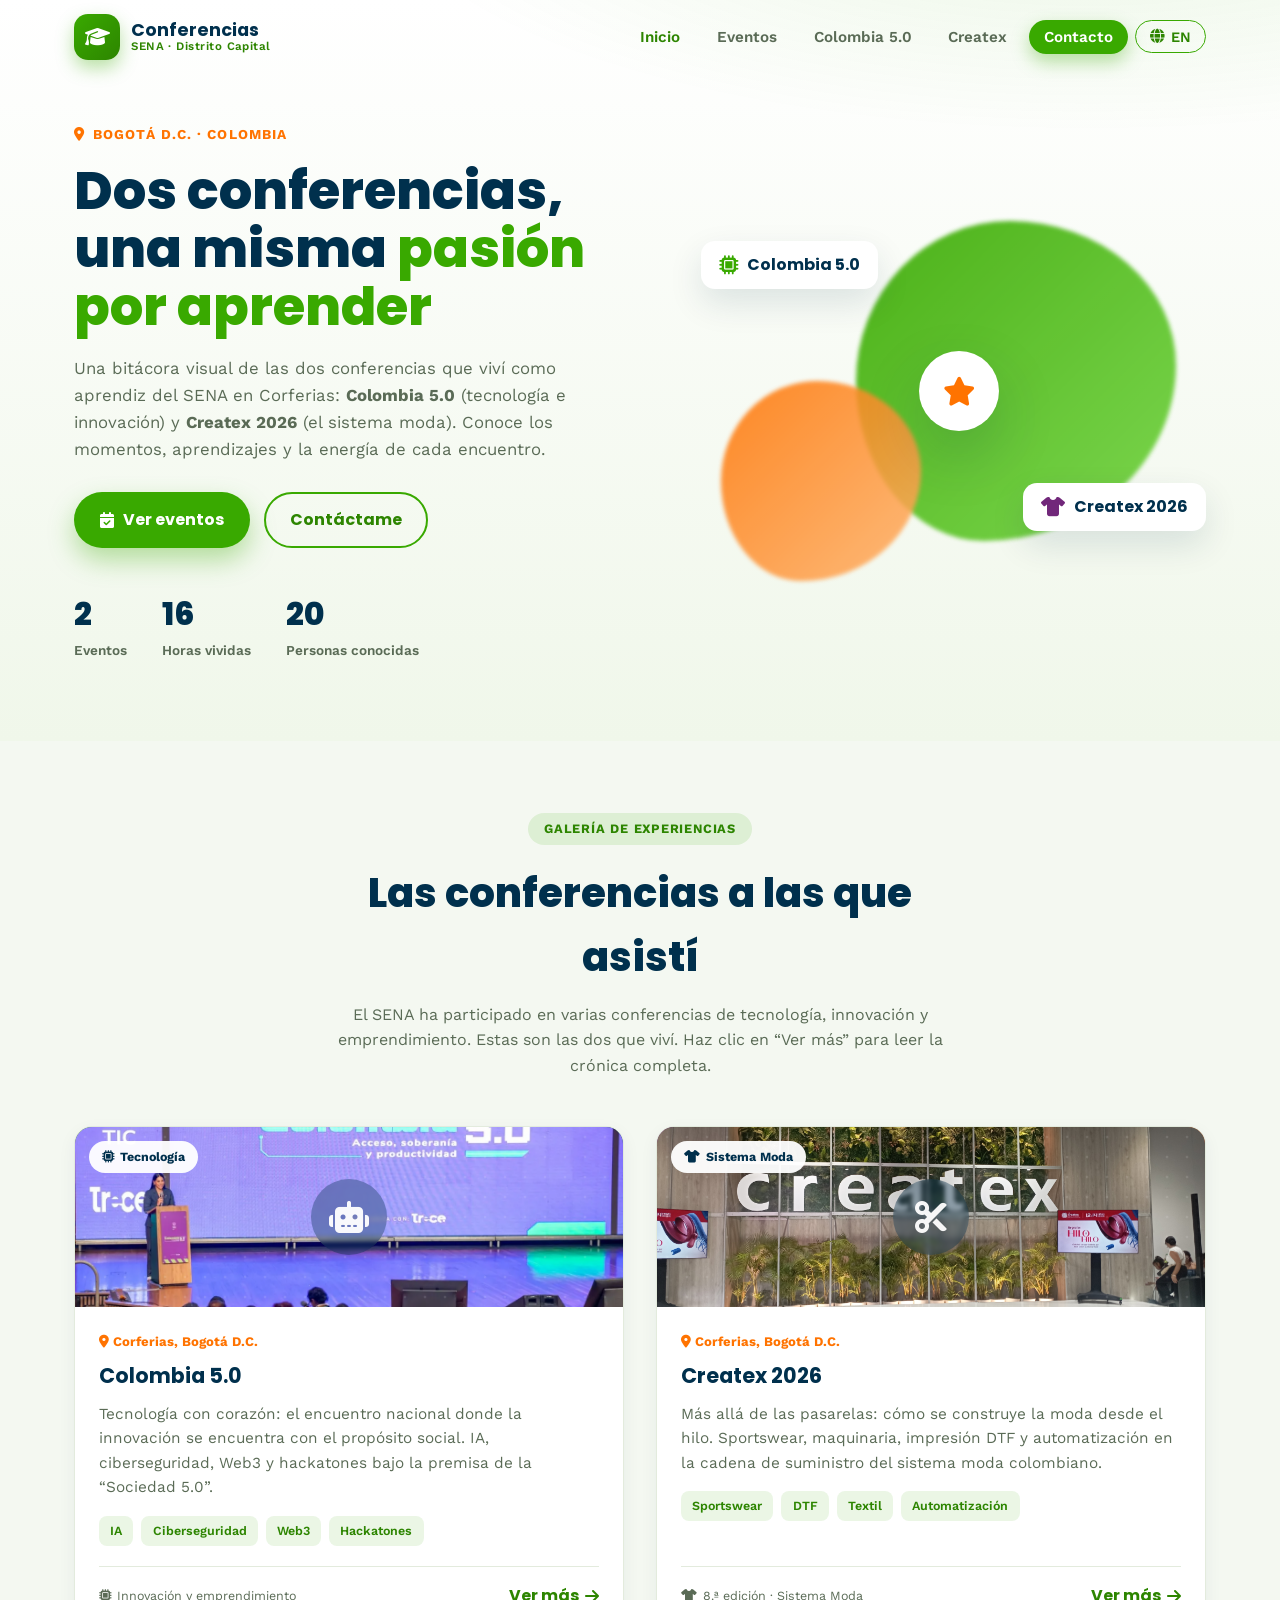
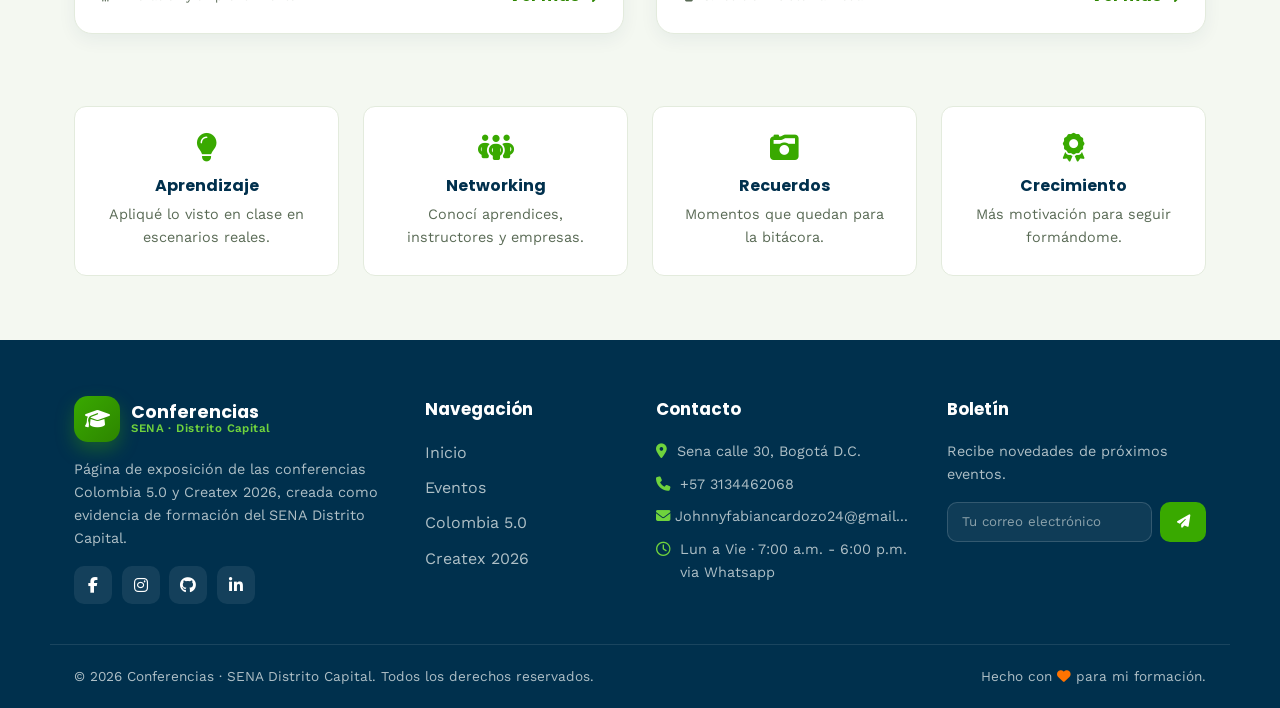
<file: index.html>
<!DOCTYPE html>
<html lang="es">
<head>
  <meta charset="UTF-8" />
  <meta name="viewport" content="width=device-width, initial-scale=1.0" />
  <meta name="description" content="Bitácora de dos conferencias a las que asistí: Colombia 5.0 (tecnología) y Createx 2026 (sistema moda), presentadas con la identidad visual del SENA Distrito Capital." />
  <title data-i18n="page_title_index">Conferencias · SENA Distrito Capital</title>
  <link rel="preconnect" href="https://fonts.googleapis.com" />
  <link rel="preconnect" href="https://fonts.gstatic.com" crossorigin />
  <link href="https://fonts.googleapis.com/css2?family=Poppins:wght@400;500;600;700;800&family=Work+Sans:wght@400;500;600&display=swap" rel="stylesheet" />
  <link rel="stylesheet" href="https://cdnjs.cloudflare.com/ajax/libs/font-awesome/6.5.1/css/all.min.css" />
  <link rel="stylesheet" href="styles.css" />
</head>
<body>
  <!-- ===================== HEADER ===================== -->
  <header class="site-header" id="inicio">
    <nav class="navbar" aria-label="Navegación principal">
      <a href="#inicio" class="brand">
        <span class="brand__logo" aria-hidden="true">
          <i class="fa-solid fa-graduation-cap"></i>
        </span>
        <span class="brand__text">
          <strong data-i18n="brand_title">Conferencias</strong>
          <small>SENA · Distrito Capital</small>
        </span>
      </a>

      <button class="nav-toggle" id="navToggle" aria-label="Abrir menú" aria-expanded="false" aria-controls="navMenu">
        
      </button>

      <ul class="nav-menu" id="navMenu">
        <li><a href="#inicio" class="nav-link active" data-i18n="nav_home">Inicio</a></li>
        <li><a href="#eventos" class="nav-link" data-i18n="nav_events">Eventos</a></li>
        <li><a href="#colombia5" class="nav-link" data-i18n="nav_colombia">Colombia 5.0</a></li>
        <li><a href="#createx" class="nav-link" data-i18n="nav_createx">Createx</a></li>
        <li><a href="#contacto" class="nav-link nav-link--cta" data-i18n="nav_contact">Contacto</a></li>
        <li class="nav-item--lang">
          <button type="button" class="lang-toggle" id="langToggle" data-i18n-aria-label="lang_aria" aria-label="Cambiar idioma a inglés">
            <i class="fa-solid fa-globe" aria-hidden="true"></i>
            <span data-i18n="lang_label">EN</span>
          </button>
        </li>
      </ul>
    </nav>

    <!-- ===================== HERO ===================== -->
    <div class="hero">
      <div class="hero__content">
        <p class="hero__eyebrow"><i class="fa-solid fa-location-dot"></i> <span data-i18n="hero_eyebrow">Bogotá D.C. · Colombia</span></p>

        <h1 class="hero__title" data-i18n-html="hero_title">Dos conferencias, una misma <span>pasión por aprender</span></h1>
          <p class="hero__subtitle" data-i18n-html="hero_subtitle">
            Una bitácora visual de las dos conferencias que viví como aprendiz del SENA en Corferias:
            <strong>Colombia 5.0</strong> (tecnología e innovación) y <strong>Createx 2026</strong> (el sistema moda).
            Conoce los momentos, aprendizajes y la energía de cada encuentro.
          </p>
        <div class="hero__actions">
          <a href="#eventos" class="btn btn--primary"><i class="fa-solid fa-calendar-check"></i> <span data-i18n="hero_btn_events">Ver eventos</span></a>
          <a href="#contacto" class="btn btn--ghost" data-i18n="hero_btn_contact">Contáctame</a>
        </div>

        <ul class="hero__stats">
          <li><span class="num" data-count="2">0</span><span class="lbl" data-i18n="stat_events">Eventos</span></li>
          <li><span class="num" data-count="16">0</span><span class="lbl" data-i18n="stat_hours">Horas vividas</span></li>
          <li><span class="num" data-count="20">0</span><span class="lbl" data-i18n="stat_people">Personas conocidas</span></li>
        </ul>
      </div>

      <div class="hero__art" aria-hidden="true">
        <div class="blob blob--1"></div>
        <div class="blob blob--2"></div>
        <div class="float-card float-card--tech">
          <i class="fa-solid fa-microchip"></i>
          <span>Colombia 5.0</span>
        </div>
        <div class="float-card float-card--fashion">
          <i class="fa-solid fa-shirt"></i>
          <span>Createx 2026</span>
        </div>
        <div class="hero__circle">
          <i class="fa-solid fa-star"></i>
        </div>
      </div>
    </div>
  </header>

  <main>
    <!-- ===================== EVENTOS (TARJETAS) ===================== -->
    <section class="section" id="eventos">
      <div class="section__head reveal">
        <span class="pill" data-i18n="ev_pill">Galería de experiencias</span>
        <h2 class="section__title" data-i18n="ev_title">Las conferencias a las que asistí</h2>
        <p class="section__lead" data-i18n="ev_lead">El SENA ha participado en varias conferencias de tecnología, innovación y emprendimiento. Estas son las dos que viví. Haz clic en “Ver más” para leer la crónica completa.</p>
      </div>

      <div class="cards">
        <!-- Card Colombia 5.0 -->
        <article class="card reveal" id="colombia5" style="--delay:.05s">
          <a href="Colombia.html" class="card__media card__media--tech" aria-label="Abrir crónica de Colombia 5.0">
            <span class="card__tag"><i class="fa-solid fa-microchip"></i> <span data-i18n="card_co_tag">Tecnología</span></span>
            <img src="img/colombia5.webp" alt="Colombia 5.0" class="card__img" loading="lazy" onerror="this.style.display='none'" />
            <div class="card__icon"><i class="fa-solid fa-robot"></i></div>
          </a>
          <div class="card__body">
            <p class="card__date"><i class="fa-solid fa-location-dot"></i> <span data-i18n="card_date">Corferias, Bogotá D.C.</span></p>
            <h3 class="card__title">Colombia 5.0</h3>
            <p class="card__text" data-i18n="card_co_text">
              Tecnología con corazón: el encuentro nacional donde la innovación se encuentra con el
              propósito social. IA, ciberseguridad, Web3 y hackatones bajo la premisa de la “Sociedad 5.0”.
            </p>
            <ul class="card__chips">
              <li data-i18n="co_chip1">IA</li><li data-i18n="co_chip2">Ciberseguridad</li><li data-i18n="co_chip3">Web3</li><li data-i18n="co_chip4">Hackatones</li>
            </ul>
            <div class="card__footer">
              <span class="card__place"><i class="fa-solid fa-microchip"></i> <span data-i18n="card_co_place">Innovación y emprendimiento</span></span>
              <a class="card__btn" href="Colombia.html"><span data-i18n="card_btn_more">Ver más</span> <i class="fa-solid fa-arrow-right"></i></a>
            </div>
          </div>
        </article>

        <!-- Card Createx 2026 -->
        <article class="card reveal" id="createx" style="--delay:.18s">
          <a href="createx.html" class="card__media card__media--fashion" aria-label="Abrir crónica de Createx 2026">
            <span class="card__tag"><i class="fa-solid fa-shirt"></i> <span data-i18n="card_cx_tag">Sistema Moda</span></span>
            <img src="img/Createx.jpg" alt="Createx 2026" class="card__img" loading="lazy" onerror="this.style.display='none'" />
            <div class="card__icon"><i class="fa-solid fa-scissors"></i></div>
          </a>
          <div class="card__body">
            <p class="card__date"><i class="fa-solid fa-location-dot"></i> <span data-i18n="card_date">Corferias, Bogotá D.C.</span></p>
            <h3 class="card__title">Createx 2026</h3>
            <p class="card__text" data-i18n="card_cx_text">
              Más allá de las pasarelas: cómo se construye la moda desde el hilo. Sportswear, maquinaria,
              impresión DTF y automatización en la cadena de suministro del sistema moda colombiano.
            </p>
            <ul class="card__chips">
              <li data-i18n="cx_chip1">Sportswear</li><li data-i18n="cx_chip2">DTF</li><li data-i18n="cx_chip3">Textil</li><li data-i18n="cx_chip4">Automatización</li>
            </ul>
            <div class="card__footer">
              <span class="card__place"><i class="fa-solid fa-shirt"></i> <span data-i18n="card_cx_place">8.ª edición · Sistema Moda</span></span>
              <a class="card__btn" href="createx.html"><span data-i18n="card_btn_more">Ver más</span> <i class="fa-solid fa-arrow-right"></i></a>
            </div>
          </div>
        </article>
      </div>
    </section>

    <!-- ===================== FRANJA DE APRENDIZAJES ===================== -->
    <section class="strip reveal">
      <div class="strip__item">
        <i class="fa-solid fa-lightbulb"></i>
        <h4 data-i18n="strip1_h">Aprendizaje</h4>
        <p data-i18n="strip1_p">Apliqué lo visto en clase en escenarios reales.</p>
      </div>
      <div class="strip__item">
        <i class="fa-solid fa-people-group"></i>
        <h4 data-i18n="strip2_h">Networking</h4>
        <p data-i18n="strip2_p">Conocí aprendices, instructores y empresas.</p>
      </div>
      <div class="strip__item">
        <i class="fa-solid fa-camera-retro"></i>
        <h4 data-i18n="strip3_h">Recuerdos</h4>
        <p data-i18n="strip3_p">Momentos que quedan para la bitácora.</p>
      </div>
      <div class="strip__item">
        <i class="fa-solid fa-award"></i>
        <h4 data-i18n="strip4_h">Crecimiento</h4>
        <p data-i18n="strip4_p">Más motivación para seguir formándome.</p>
      </div>
    </section>
  </main>

  <!-- ===================== FOOTER ===================== -->
  <footer class="site-footer" id="contacto">
    <div class="footer__grid">
      <div class="footer__col">
        <a href="#inicio" class="brand brand--footer">
          <span class="brand__logo" aria-hidden="true"><i class="fa-solid fa-graduation-cap"></i></span>
          <span class="brand__text">
            <strong data-i18n="brand_title">Conferencias</strong>
            <small>SENA · Distrito Capital</small>
          </span>
        </a>
        <p class="footer__about" data-i18n="ft_about">
          Página de exposición de las conferencias Colombia 5.0 y Createx 2026, creada como
          evidencia de formación del SENA Distrito Capital.
        </p>
        <div class="footer__social">
          <a href="https://www.facebook.com/johnnyfabian.cardozomontenegro/?locale=es_LA" aria-label="Facebook"><i class="fa-brands fa-facebook-f"></i></a>
          <a href="https://www.instagram.com/_._johnny_._24/" aria-label="Instagram"><i class="fa-brands fa-instagram"></i></a>
          <a href="https://github.com/XOONIX" aria-label="Github"><i class="fa-brands fa-github"></i></a>
          <a href="https://www.linkedin.com/in/johnny-cardozo-b23768329/" aria-label="LinkedIn"><i class="fa-brands fa-linkedin-in"></i></a>
        </div>
      </div>

      <div class="footer__col">
        <h4 data-i18n="ft_nav_title">Navegación</h4>
        <ul>
          <li><a href="#inicio" data-i18n="ft_nav_home">Inicio</a></li>
          <li><a href="#eventos" data-i18n="ft_nav_events">Eventos</a></li>
          <li><a href="Colombia.html" data-i18n="ft_nav_colombia">Colombia 5.0</a></li>
          <li><a href="createx.html" data-i18n="ft_nav_createx">Createx 2026</a></li>
        </ul>
      </div>

      <div class="footer__col">
        <h4 data-i18n="ft_contact_title">Contacto</h4>
        <ul class="footer__contact">
          <li><i class="fa-solid fa-location-dot"></i> Sena calle 30, Bogotá D.C.</li>
          <li><i class="fa-solid fa-phone"></i> +57 3134462068</li>
          <li><a href="https://mail.google.com/mail/u/0/#inbox"><i class="fa-solid fa-envelope"></i> Johnnyfabiancardozo24@gmail...</a></li>
          <li><i class="fa-regular fa-clock"></i> <span data-i18n="ix_hours">Lun a Vie · 7:00 a.m. - 6:00 p.m. via Whatsapp</span></li>
        </ul>
      </div>

      <div class="footer__col">
        <h4 data-i18n="ft_newsletter_title">Boletín</h4>
        <p class="footer__about" data-i18n="ft_newsletter_text">Recibe novedades de próximos eventos.</p>
        <form class="footer__form" id="newsletter">
          <input type="email" placeholder="Tu correo electrónico" data-i18n-placeholder="ft_email_ph" aria-label="Correo electrónico" required />
          <button type="submit" aria-label="Suscribirse"><i class="fa-solid fa-paper-plane"></i></button>
        </form>
        <p class="footer__note" id="newsletterMsg" role="status"></p>
      </div>
    </div>

    <div class="footer__bar">
      <p>© <span id="year"></span> <span data-i18n="ft_copyright">Conferencias · SENA Distrito Capital. Todos los derechos reservados.</span></p>
      <p><span data-i18n="ft_made_1">Hecho con</span> <i class="fa-solid fa-heart"></i> <span data-i18n="ft_made_2">para mi formación.</span></p>
    </div>
  </footer>

  <button class="to-top" id="toTop" aria-label="Volver arriba"><i class="fa-solid fa-arrow-up"></i></button>

  <script src="script.js"></script>
</body>
</html>
</file>
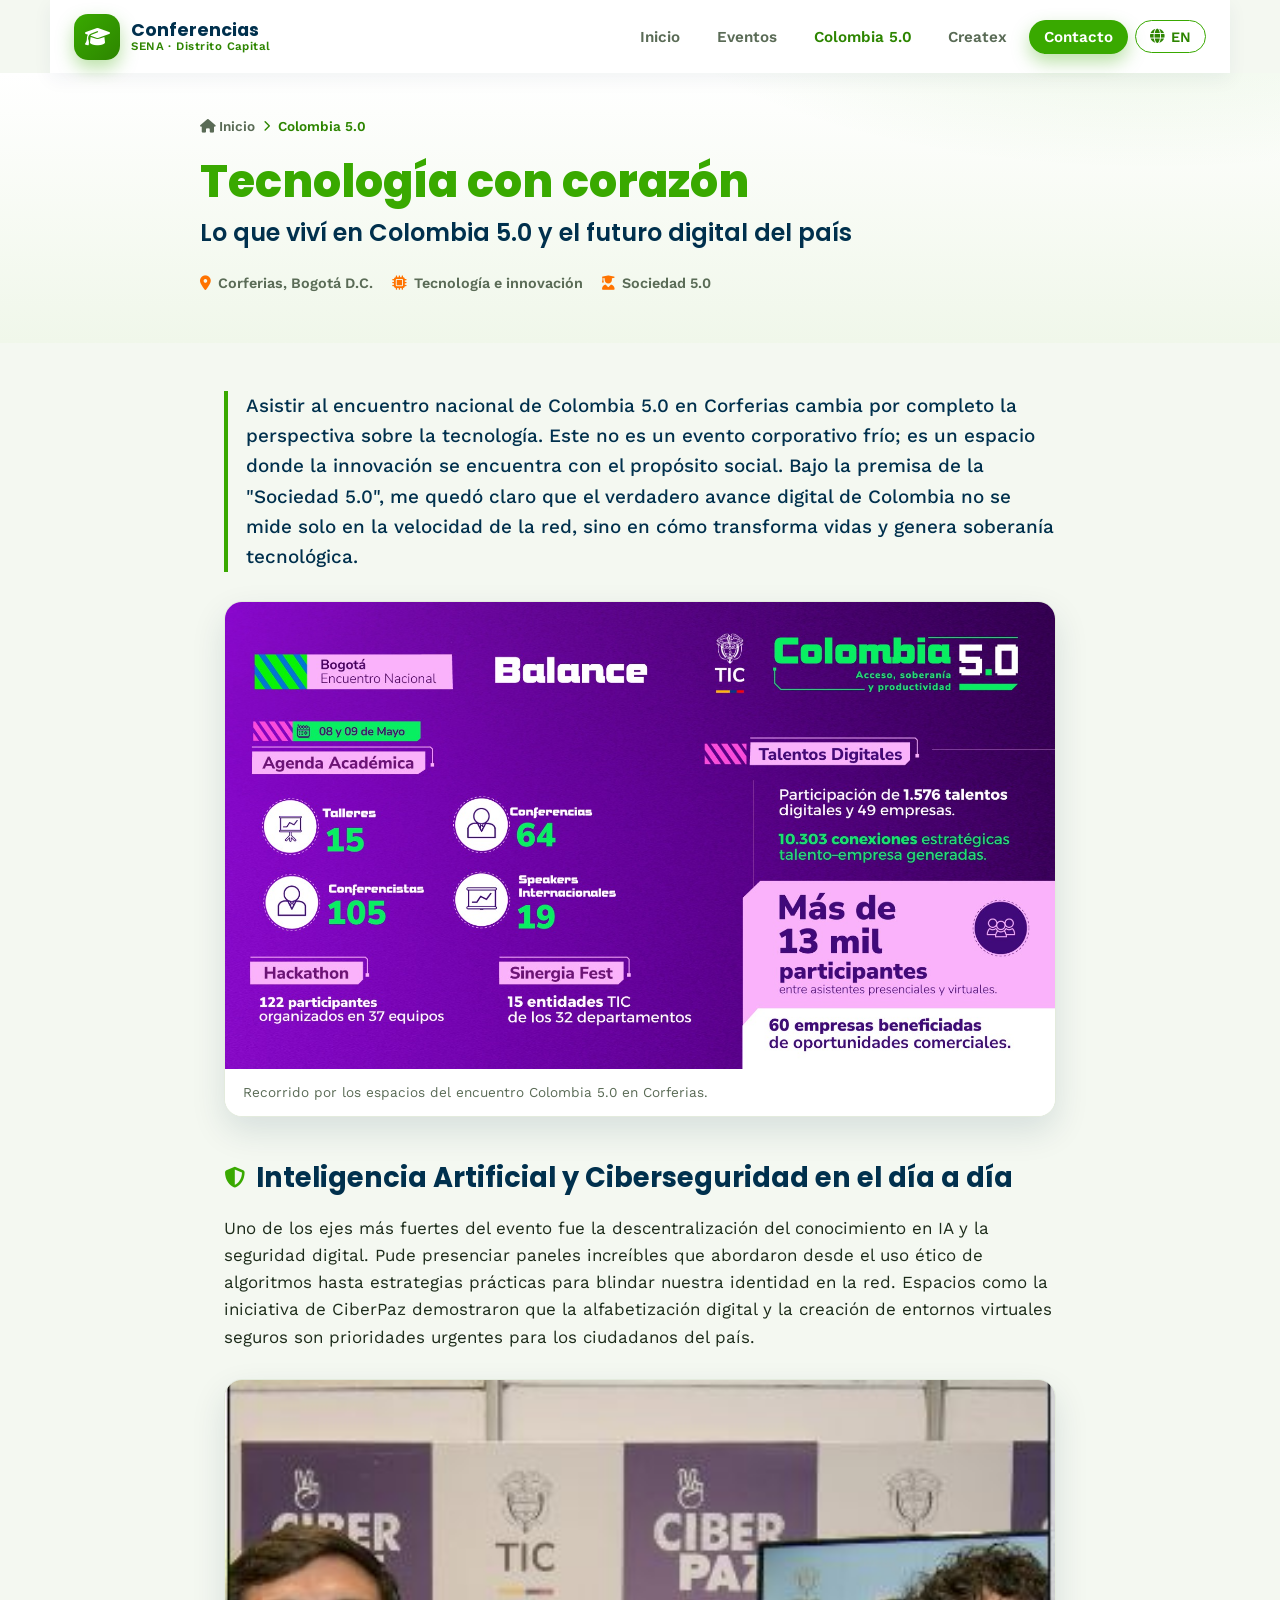
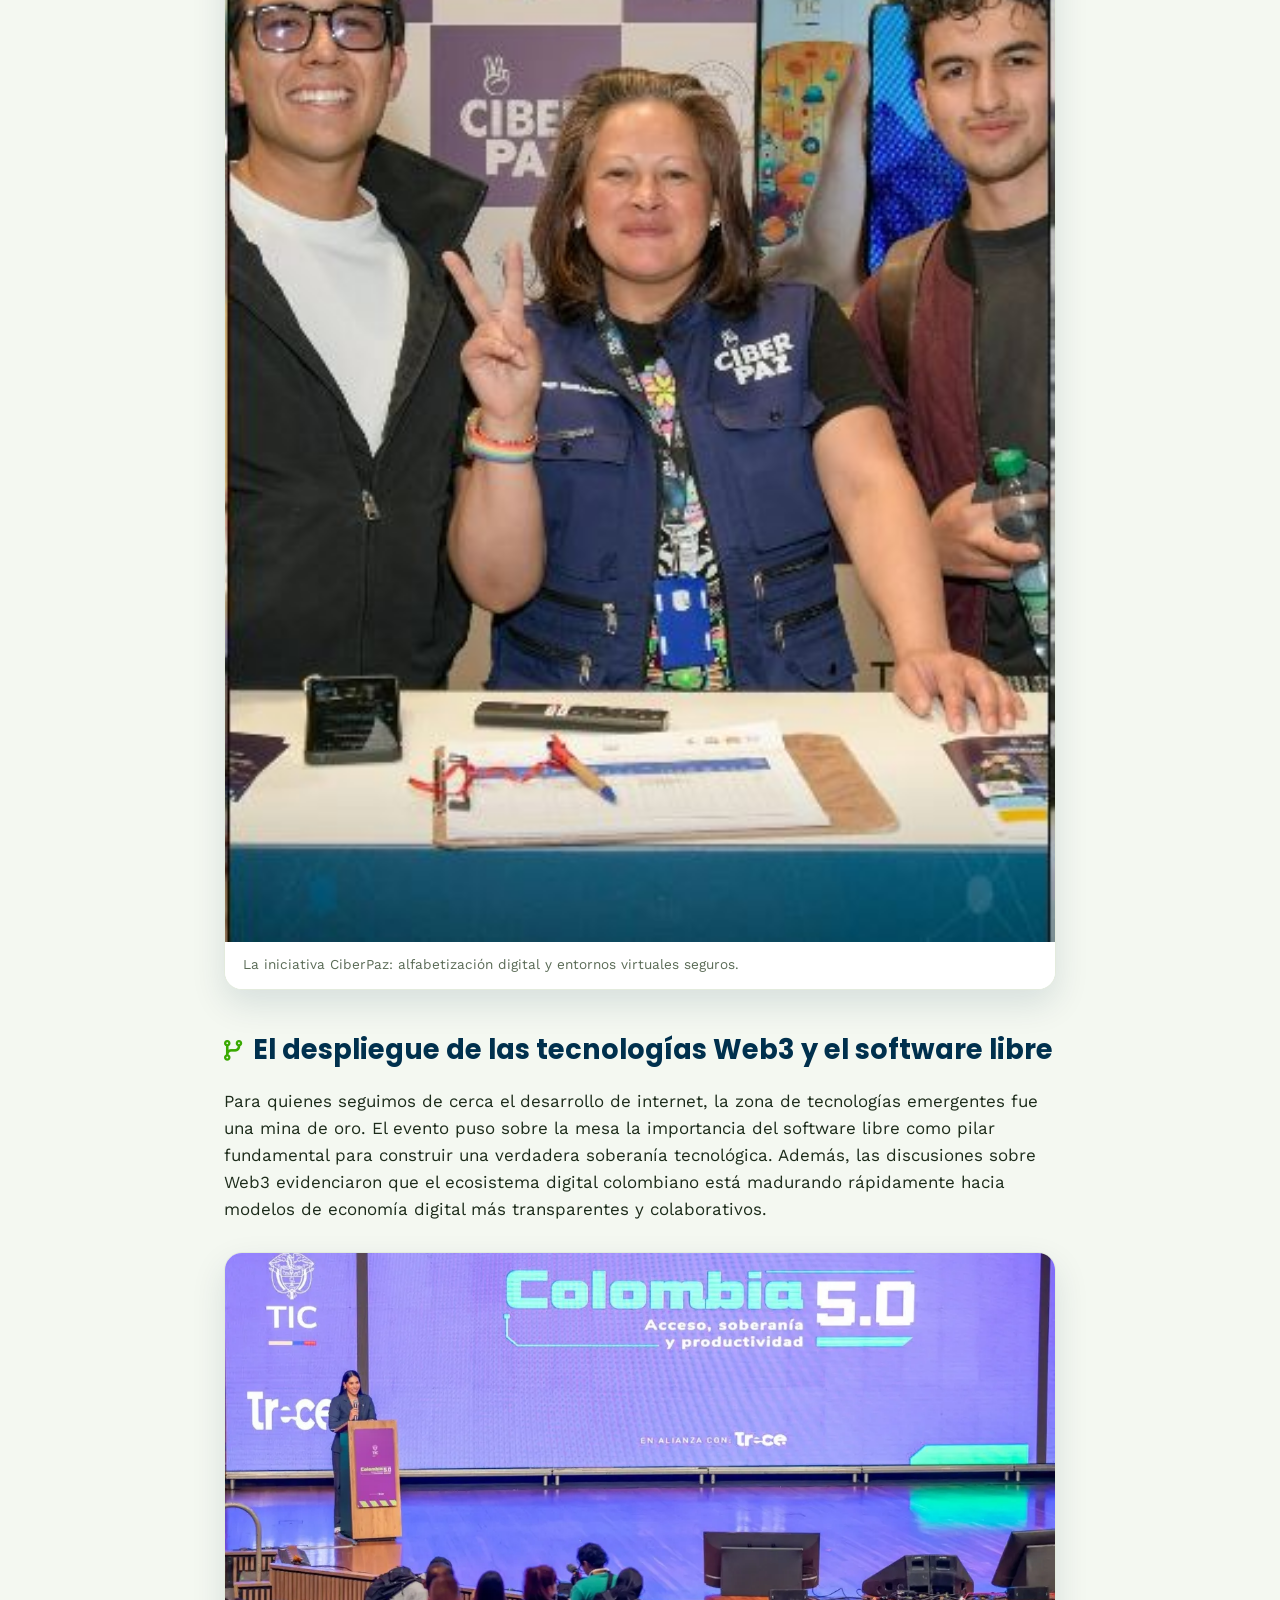
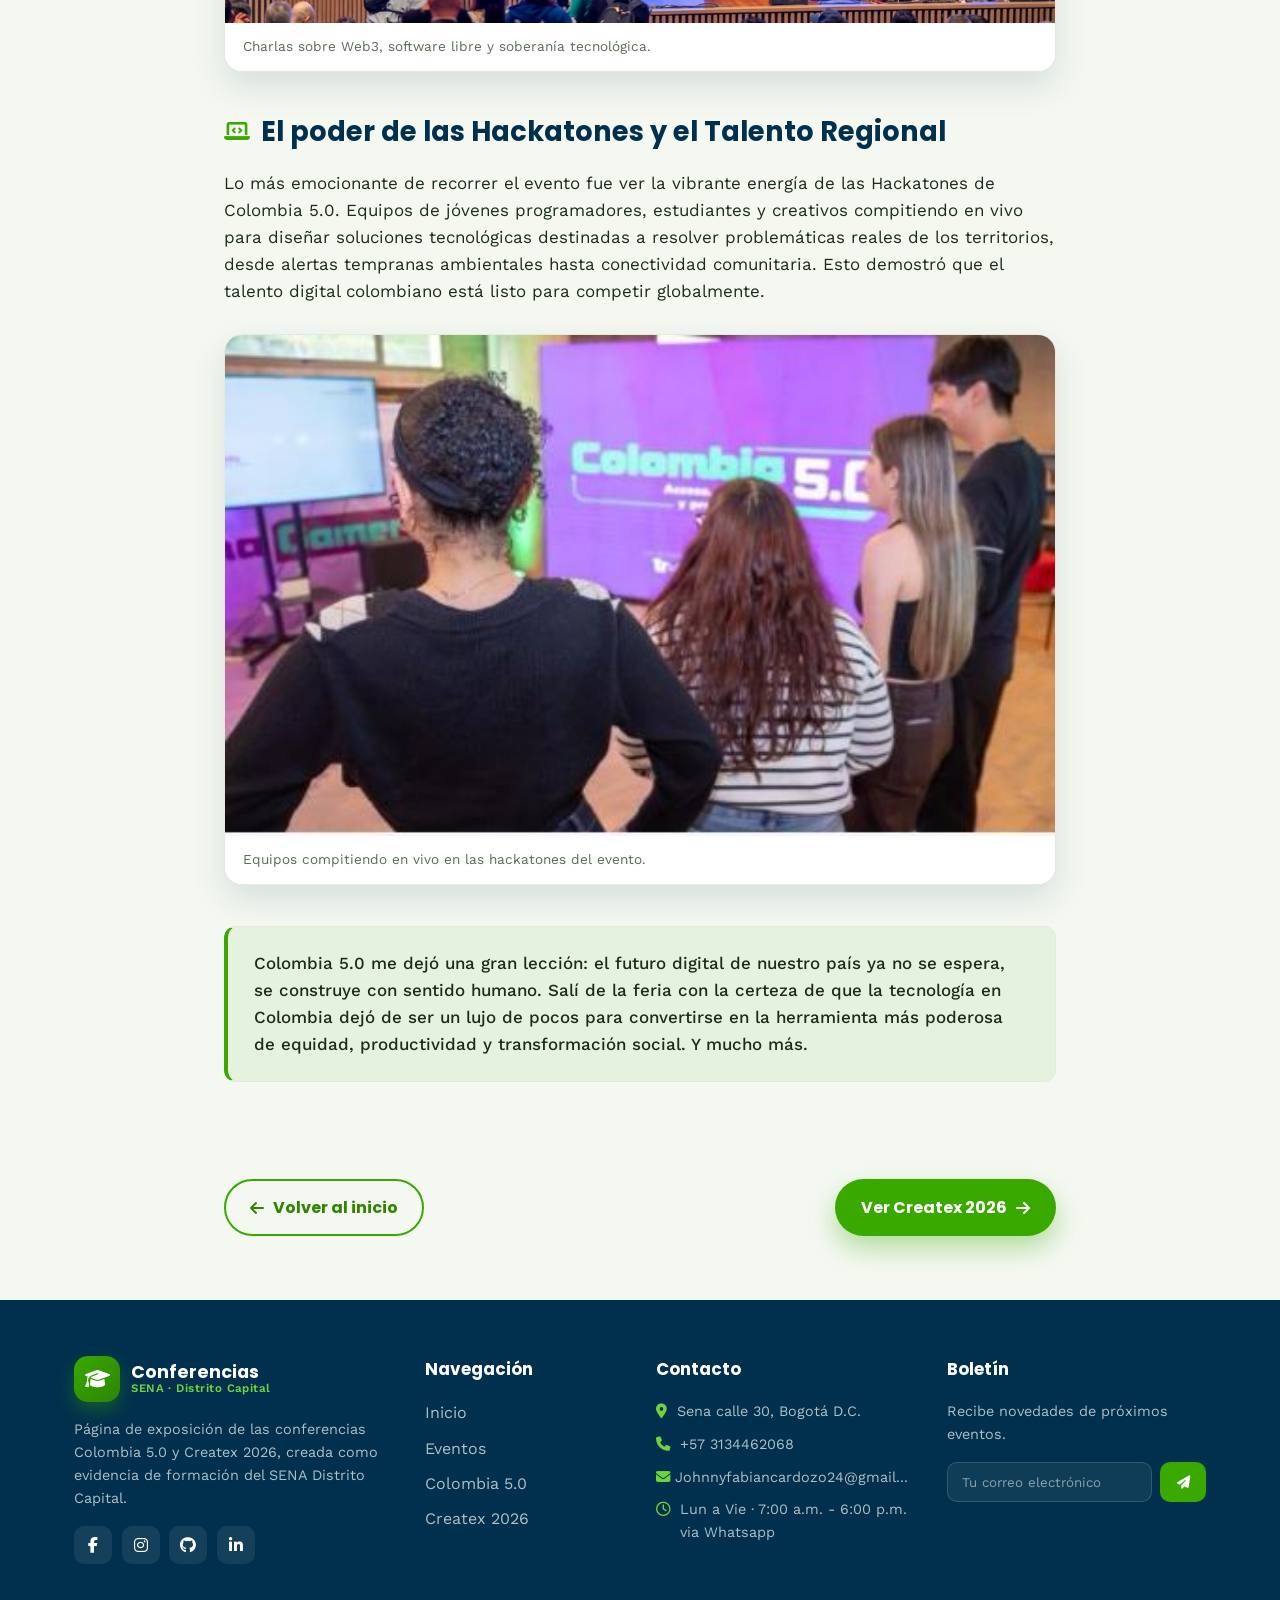
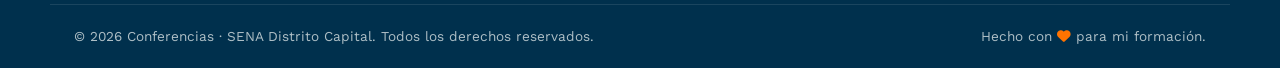
<file: Colombia.html>
<!DOCTYPE html>
<html lang="es">
<head>
  <meta charset="UTF-8" />
  <meta name="viewport" content="width=device-width, initial-scale=1.0" />
  <meta name="description" content="Crónica de Colombia 5.0: tecnología con corazón, IA, ciberseguridad, Web3 y hackatones en Corferias, vivido por un aprendiz del SENA Distrito Capital." />
  <title data-i18n="page_title_colombia">Colombia 5.0 · Conferencias SENA</title>
  <link rel="preconnect" href="https://fonts.googleapis.com" />
  <link rel="preconnect" href="https://fonts.gstatic.com" crossorigin />
  <link href="https://fonts.googleapis.com/css2?family=Poppins:wght@400;500;600;700;800&family=Work+Sans:wght@400;500;600&display=swap" rel="stylesheet" />
  <link rel="stylesheet" href="https://cdnjs.cloudflare.com/ajax/libs/font-awesome/6.5.1/css/all.min.css" />
  <link rel="stylesheet" href="styles.css" />
</head>
<body>
  <!-- ===================== NAVBAR ===================== -->
  <nav class="navbar" aria-label="Navegación principal" style="position:sticky;top:0;z-index:1000;background:#fff;box-shadow:var(--shadow-sm);">
    <a href="index.html" class="brand">
      <span class="brand__logo" aria-hidden="true"><i class="fa-solid fa-graduation-cap"></i></span>
      <span class="brand__text">
        <strong data-i18n="brand_title">Conferencias</strong>
        <small>SENA · Distrito Capital</small>
      </span>
    </a>
    <button class="nav-toggle" id="navToggle" aria-label="Abrir menú" aria-expanded="false" aria-controls="navMenu">
      <span></span><span></span><span></span>
    </button>
    <ul class="nav-menu" id="navMenu">
      <li><a href="index.html" class="nav-link" data-i18n="nav_home">Inicio</a></li>
      <li><a href="index.html#eventos" class="nav-link" data-i18n="nav_events">Eventos</a></li>
      <li><a href="Colombia.html" class="nav-link active" data-i18n="nav_colombia">Colombia 5.0</a></li>
      <li><a href="createx.html" class="nav-link" data-i18n="nav_createx">Createx</a></li>
      <li><a href="index.html#contacto" class="nav-link nav-link--cta" data-i18n="nav_contact">Contacto</a></li>
      <li class="nav-item--lang">
        <button type="button" class="lang-toggle" id="langToggle" data-i18n-aria-label="lang_aria" aria-label="Cambiar idioma a inglés">
          <i class="fa-solid fa-globe" aria-hidden="true"></i>
          <span data-i18n="lang_label">EN</span>
        </button>
      </li>
    </ul>
  </nav>

  <!-- ===================== HERO DEL ARTÍCULO ===================== -->
  <header class="article-hero">
    <div class="article-hero__inner">
      <p class="breadcrumb">
        <a href="index.html"><i class="fa-solid fa-house"></i> <span data-i18n="breadcrumb_home">Inicio</span></a>
        <i class="fa-solid fa-chevron-right" style="font-size:.7rem;"></i>
        <span data-i18n="co_breadcrumb">Colombia 5.0</span>
      </p>
      <h1 data-i18n="co_h1">Tecnología con corazón</h1>
      <h2 data-i18n="co_h2">Lo que viví en Colombia 5.0 y el futuro digital del país</h2>
      <div class="article-hero__meta">
        <span><i class="fa-solid fa-location-dot"></i> <span data-i18n="co_meta1">Corferias, Bogotá D.C.</span></span>
        <span><i class="fa-solid fa-microchip"></i> <span data-i18n="co_meta2">Tecnología e innovación</span></span>
        <span><i class="fa-solid fa-user-graduate"></i> <span data-i18n="co_meta3">Sociedad 5.0</span></span>
      </div>
    </div>
  </header>

  <!-- ===================== ARTÍCULO ===================== -->
  <main>
    <article class="article">
      <p class="lead" data-i18n="co_lead">
        Asistir al encuentro nacional de Colombia 5.0 en Corferias cambia por completo la perspectiva
        sobre la tecnología. Este no es un evento corporativo frío; es un espacio donde la innovación se
        encuentra con el propósito social. Bajo la premisa de la "Sociedad 5.0", me quedó claro que el
        verdadero avance digital de Colombia no se mide solo en la velocidad de la red, sino en cómo
        transforma vidas y genera soberanía tecnológica.
      </p>

      <figure class="figure">
        <img src="img/partescolombia.jpg" alt="Partes del evento Colombia 5.0" loading="lazy" />
        <div class="figure__ph"><i class="fa-solid fa-image"></i><span data-i18n="ph_event_img">Imagen del evento</span><small>img/partescolombia.jpg</small></div>
        <figcaption data-i18n="co_fig1">Recorrido por los espacios del encuentro Colombia 5.0 en Corferias.</figcaption>
      </figure>

      <h3><i class="fa-solid fa-shield-halved"></i> <span data-i18n="co_h3_1">Inteligencia Artificial y Ciberseguridad en el día a día</span></h3>
      <p data-i18n="co_p1">
        Uno de los ejes más fuertes del evento fue la descentralización del conocimiento en IA y la
        seguridad digital. Pude presenciar paneles increíbles que abordaron desde el uso ético de
        algoritmos hasta estrategias prácticas para blindar nuestra identidad en la red. Espacios como la
        iniciativa de CiberPaz demostraron que la alfabetización digital y la creación de entornos
        virtuales seguros son prioridades urgentes para los ciudadanos del país.
      </p>

      <figure class="figure">
        <img src="img/CiberPaz.JPG" alt="Paz sobre tecnología — iniciativa CiberPaz" loading="lazy" />
        <div class="figure__ph"><i class="fa-solid fa-image"></i><span data-i18n="ph_ciberpaz">Iniciativa CiberPaz</span><small>img/CiberPaz.JPG</small></div>
        <figcaption data-i18n="co_fig2">La iniciativa CiberPaz: alfabetización digital y entornos virtuales seguros.</figcaption>
      </figure>

      <h3><i class="fa-solid fa-code-branch"></i> <span data-i18n="co_h3_2">El despliegue de las tecnologías Web3 y el software libre</span></h3>
      <p data-i18n="co_p2">
        Para quienes seguimos de cerca el desarrollo de internet, la zona de tecnologías emergentes fue una
        mina de oro. El evento puso sobre la mesa la importancia del software libre como pilar fundamental
        para construir una verdadera soberanía tecnológica. Además, las discusiones sobre Web3 evidenciaron
        que el ecosistema digital colombiano está madurando rápidamente hacia modelos de economía digital
        más transparentes y colaborativos.
      </p>

      <figure class="figure">
        <img src="img/colombia5.webp" alt="Conferencia Colombia 5.0" loading="lazy" />
        <div class="figure__ph"><i class="fa-solid fa-image"></i><span data-i18n="ph_conference">Conferencia</span><small>img/colombia5.webp</small></div>
        <figcaption data-i18n="co_fig3">Charlas sobre Web3, software libre y soberanía tecnológica.</figcaption>
      </figure>

      <h3><i class="fa-solid fa-laptop-code"></i> <span data-i18n="co_h3_3">El poder de las Hackatones y el Talento Regional</span></h3>
      <p data-i18n="co_p3">
        Lo más emocionante de recorrer el evento fue ver la vibrante energía de las Hackatones de Colombia
        5.0. Equipos de jóvenes programadores, estudiantes y creativos compitiendo en vivo para diseñar
        soluciones tecnológicas destinadas a resolver problemáticas reales de los territorios, desde
        alertas tempranas ambientales hasta conectividad comunitaria. Esto demostró que el talento digital
        colombiano está listo para competir globalmente.
      </p>

      <figure class="figure">
        <img src="img/hakathon.JPG" alt="Hackatón en Colombia 5.0" loading="lazy" />
        <div class="figure__ph"><i class="fa-solid fa-image"></i><span data-i18n="ph_hackathon">Hackatón</span><small>img/hakathon.jpg</small></div>
        <figcaption data-i18n="co_fig4">Equipos compitiendo en vivo en las hackatones del evento.</figcaption>
      </figure>

      <p class="article__closing" data-i18n="co_closing">
        Colombia 5.0 me dejó una gran lección: el futuro digital de nuestro país ya no se espera, se
        construye con sentido humano. Salí de la feria con la certeza de que la tecnología en Colombia dejó
        de ser un lujo de pocos para convertirse en la herramienta más poderosa de equidad, productividad
        y transformación social. Y mucho más.
      </p>
    </article>

    <nav class="article__nav" aria-label="Navegación entre conferencias">
      <a class="btn btn--ghost" href="index.html"><i class="fa-solid fa-arrow-left"></i> <span data-i18n="co_nav_back">Volver al inicio</span></a>
      <a class="btn btn--primary" href="createx.html"><span data-i18n="co_nav_next">Ver Createx 2026</span> <i class="fa-solid fa-arrow-right"></i></a>
    </nav>
  </main>

  <!-- ===================== FOOTER ===================== -->
  <footer class="site-footer" id="contacto">
    <div class="footer__grid">
      <div class="footer__col">
        <a href="#inicio" class="brand brand--footer">
          <span class="brand__logo" aria-hidden="true"><i class="fa-solid fa-graduation-cap"></i></span>
          <span class="brand__text">
            <strong data-i18n="brand_title">Conferencias</strong>
            <small>SENA · Distrito Capital</small>
          </span>
        </a>
        <p class="footer__about" data-i18n="ft_about">
          Página de exposición de las conferencias Colombia 5.0 y Createx 2026, creada como
          evidencia de formación del SENA Distrito Capital.
        </p>
        <div class="footer__social">
          <a href="https://www.facebook.com/johnnyfabian.cardozomontenegro/?locale=es_LA" aria-label="Facebook"><i class="fa-brands fa-facebook-f"></i></a>
          <a href="https://www.instagram.com/_._johnny_._24/" aria-label="Instagram"><i class="fa-brands fa-instagram"></i></a>
          <a href="https://github.com/XOONIX" aria-label="Github"><i class="fa-brands fa-github"></i></a>
          <a href="https://www.linkedin.com/in/johnny-cardozo-b23768329/" aria-label="LinkedIn"><i class="fa-brands fa-linkedin-in"></i></a>
        </div>
      </div>

      <div class="footer__col">
        <h4 data-i18n="ft_nav_title">Navegación</h4>
        <ul>
          <li><a href="#inicio" data-i18n="ft_nav_home">Inicio</a></li>
          <li><a href="#eventos" data-i18n="ft_nav_events">Eventos</a></li>
          <li><a href="Colombia.html" data-i18n="ft_nav_colombia">Colombia 5.0</a></li>
          <li><a href="createx.html" data-i18n="ft_nav_createx">Createx 2026</a></li>
        </ul>
      </div>

      <div class="footer__col">
        <h4 data-i18n="ft_contact_title">Contacto</h4>
        <ul class="footer__contact">
          <li><i class="fa-solid fa-location-dot"></i> Sena calle 30, Bogotá D.C.</li>
          <li><i class="fa-solid fa-phone"></i> +57 3134462068</li>
          <li><a href="https://mail.google.com/mail/u/0/#inbox"><i class="fa-solid fa-envelope"></i> Johnnyfabiancardozo24@gmail...</a></li>
          <li><i class="fa-regular fa-clock"></i> <span data-i18n="ix_hours">Lun a Vie · 7:00 a.m. - 6:00 p.m. via Whatsapp</span></li>
        </ul>
      </div>

      <div class="footer__col">
        <h4 data-i18n="ft_newsletter_title">Boletín</h4>
        <p class="footer__about" data-i18n="ft_newsletter_text">Recibe novedades de próximos eventos.</p>
        <form class="footer__form" id="newsletter">
          <input type="email" placeholder="Tu correo electrónico" data-i18n-placeholder="ft_email_ph" aria-label="Correo electrónico" required />
          <button type="submit" aria-label="Suscribirse"><i class="fa-solid fa-paper-plane"></i></button>
        </form>
        <p class="footer__note" id="newsletterMsg" role="status"></p>
      </div>
    </div>

    <div class="footer__bar">
      <p>© <span id="year"></span> <span data-i18n="ft_copyright">Conferencias · SENA Distrito Capital. Todos los derechos reservados.</span></p>
      <p><span data-i18n="ft_made_1">Hecho con</span> <i class="fa-solid fa-heart"></i> <span data-i18n="ft_made_2">para mi formación.</span></p>
    </div>
  </footer>

  <button class="to-top" id="toTop" aria-label="Volver arriba"><i class="fa-solid fa-arrow-up"></i></button>

  <script src="script.js"></script>
</body>
</html>
</file>
<file: styles.css>
/* ============================================================
   Mis Eventos · SENA Distrito Capital
   Gama de colores institucional SENA
   ============================================================ */
:root {
  /* Colores SENA */
  --sena-green: #39a900;       /* Verde institucional */
  --sena-green-dark: #2d8500;
  --sena-green-light: #6fd33d;
  --sena-orange: #ff7300;      /* Naranja */
  --sena-violet: #71277a;      /* Violeta */
  --sena-blue: #00304d;        /* Azul oscuro */

  /* Neutros / superficie clara */
  --bg: #f4f8f1;
  --surface: #ffffff;
  --text: #1c2b1a;
  --text-soft: #5a6b56;
  --border: #e3ebdd;

  --radius: 18px;
  --radius-sm: 12px;
  --shadow-sm: 0 6px 18px rgba(0, 48, 77, 0.06);
  --shadow-md: 0 14px 34px rgba(0, 48, 77, 0.12);
  --shadow-lg: 0 24px 60px rgba(0, 48, 77, 0.18);
  --maxw: 1180px;
  --transition: 0.3s cubic-bezier(0.4, 0, 0.2, 1);
}

* { margin: 0; padding: 0; box-sizing: border-box; }

html { scroll-behavior: smooth; scroll-padding-top: 84px; }

body {
  font-family: "Work Sans", system-ui, sans-serif;
  color: var(--text);
  background: var(--bg);
  line-height: 1.6;
  overflow-x: hidden;
}

h1, h2, h3, h4, .brand__text strong { font-family: "Poppins", sans-serif; }

a { text-decoration: none; color: inherit; }
ul { list-style: none; }
img { max-width: 100%; display: block; }

/* ===================== HEADER / NAV ===================== */
.site-header {
  background:
    radial-gradient(1200px 420px at 85% -120px, rgba(57, 169, 0, 0.12), transparent 60%),
    linear-gradient(180deg, #ffffff 0%, #f0f7ea 100%);
  position: relative;
}

.navbar {
  max-width: var(--maxw);
  margin: 0 auto;
  padding: 0.85rem 1.5rem;
  display: flex;
  align-items: center;
  justify-content: space-between;
  gap: 1rem;
}

.site-header .navbar {
  position: sticky;
  top: 0;
}

/* Sticky bar effect via JS-added class on body */
body.scrolled .site-header .navbar {
  background: rgba(255, 255, 255, 0.92);
  backdrop-filter: blur(10px);
  box-shadow: var(--shadow-sm);
  z-index: 1000;
}

.site-header .navbar {
  z-index: 1000;
}

.brand { display: flex; align-items: center; gap: 0.7rem; }
.brand__logo {
  width: 46px; height: 46px;
  display: grid; place-items: center;
  background: linear-gradient(135deg, var(--sena-green), var(--sena-green-dark));
  color: #fff;
  border-radius: 14px;
  font-size: 1.25rem;
  box-shadow: 0 8px 18px rgba(57, 169, 0, 0.35);
}
.brand__text { display: flex; flex-direction: column; line-height: 1.1; }
.brand__text strong { font-size: 1.1rem; color: var(--sena-blue); }
.brand__text small { font-size: 0.72rem; color: var(--sena-green-dark); font-weight: 600; letter-spacing: 0.04em; }

.nav-menu { display: flex; align-items: center; gap: 0.4rem; }
.nav-link {
  padding: 0.5rem 0.95rem;
  border-radius: 999px;
  font-weight: 600;
  font-size: 0.95rem;
  color: var(--text-soft);
  transition: var(--transition);
  position: relative;
}
.nav-link:hover { color: var(--sena-green-dark); background: rgba(57, 169, 0, 0.1); }
.nav-link.active { color: var(--sena-green-dark); }
.nav-link--cta {
  background: var(--sena-green);
  color: #fff !important;
  box-shadow: 0 8px 18px rgba(57, 169, 0, 0.35);
}
.nav-link--cta:hover { background: var(--sena-green-dark); transform: translateY(-2px); }

/* Selector de idioma */
.nav-item--lang { display: flex; align-items: center; }
.lang-toggle {
  display: inline-flex;
  align-items: center;
  gap: 0.4rem;
  padding: 0.45rem 0.9rem;
  border: 1.5px solid var(--sena-green);
  border-radius: 999px;
  background: transparent;
  color: var(--sena-green-dark);
  font-family: "Work Sans", system-ui, sans-serif;
  font-weight: 600;
  font-size: 0.9rem;
  cursor: pointer;
  transition: var(--transition);
}
.lang-toggle:hover { background: var(--sena-green); color: #fff; transform: translateY(-2px); }
.lang-toggle i { font-size: 0.9rem; }

.nav-toggle {
  display: none;
  flex-direction: column;
  gap: 5px;
  background: none;
  border: none;
  cursor: pointer;
  padding: 8px;
}
.nav-toggle span {
  width: 26px; height: 3px;
  background: var(--sena-blue);
  border-radius: 3px;
  transition: var(--transition);
}
.nav-toggle.open span:nth-child(1) { transform: translateY(8px) rotate(45deg); }
.nav-toggle.open span:nth-child(2) { opacity: 0; }
.nav-toggle.open span:nth-child(3) { transform: translateY(-8px) rotate(-45deg); }

/* ===================== HERO ===================== */
.hero {
  max-width: var(--maxw);
  margin: 0 auto;
  padding: 3rem 1.5rem 5rem;
  display: grid;
  grid-template-columns: 1.1fr 0.9fr;
  align-items: center;
  gap: 2rem;
}
.hero__eyebrow {
  display: inline-flex; align-items: center; gap: 0.5rem;
  color: var(--sena-orange);
  font-weight: 700;
  font-size: 0.85rem;
  text-transform: uppercase;
  letter-spacing: 0.08em;
  margin-bottom: 1rem;
}
.hero__title {
  font-size: clamp(2rem, 5vw, 3.3rem);
  line-height: 1.1;
  color: var(--sena-blue);
  font-weight: 800;
}
.hero__title span { color: var(--sena-green); }
.hero__subtitle {
  margin: 1.2rem 0 1.8rem;
  color: var(--text-soft);
  font-size: 1.05rem;
  max-width: 540px;
}
.hero__actions { display: flex; gap: 0.9rem; flex-wrap: wrap; }

.btn {
  display: inline-flex; align-items: center; gap: 0.55rem;
  padding: 0.85rem 1.5rem;
  border-radius: 999px;
  font-weight: 700;
  font-family: "Poppins", sans-serif;
  cursor: pointer;
  border: 2px solid transparent;
  transition: var(--transition);
}
.btn--primary {
  background: var(--sena-green);
  color: #fff;
  box-shadow: 0 12px 26px rgba(57, 169, 0, 0.35);
}
.btn--primary:hover { background: var(--sena-green-dark); transform: translateY(-3px); }
.btn--ghost { border-color: var(--sena-green); color: var(--sena-green-dark); }
.btn--ghost:hover { background: var(--sena-green); color: #fff; transform: translateY(-3px); }

.hero__stats {
  display: flex; gap: 2.2rem;
  margin-top: 2.5rem;
  flex-wrap: wrap;
}
.hero__stats li { display: flex; flex-direction: column; }
.hero__stats .num { font-size: 2rem; font-weight: 800; color: var(--sena-blue); font-family: "Poppins", sans-serif; }
.hero__stats .lbl { font-size: 0.85rem; color: var(--text-soft); font-weight: 600; }

/* Hero art */
.hero__art { position: relative; height: 380px; }
.blob {
  position: absolute;
  border-radius: 48% 52% 60% 40% / 50% 45% 55% 50%;
  filter: blur(2px);
  animation: morph 9s ease-in-out infinite;
}
.blob--1 {
  width: 320px; height: 320px;
  background: linear-gradient(135deg, var(--sena-green), var(--sena-green-light));
  top: 20px; right: 30px;
  opacity: 0.9;
}
.blob--2 {
  width: 200px; height: 200px;
  background: linear-gradient(135deg, var(--sena-orange), #ffb066);
  bottom: 0; left: 10px;
  animation-delay: -4s;
  opacity: 0.85;
}
@keyframes morph {
  0%, 100% { border-radius: 48% 52% 60% 40% / 50% 45% 55% 50%; }
  50% { border-radius: 60% 40% 40% 60% / 45% 55% 45% 55%; }
}

.float-card {
  position: absolute;
  display: flex; align-items: center; gap: 0.6rem;
  background: var(--surface);
  padding: 0.7rem 1.1rem;
  border-radius: 14px;
  box-shadow: var(--shadow-md);
  font-weight: 700;
  font-family: "Poppins", sans-serif;
  z-index: 2;
  animation: floaty 4s ease-in-out infinite;
}
.float-card i { font-size: 1.2rem; }
.float-card--tech { top: 40px; left: -10px; color: var(--sena-blue); }
.float-card--tech i { color: var(--sena-green); }
.float-card--fashion { bottom: 50px; right: 0; color: var(--sena-blue); animation-delay: -2s; }
.float-card--fashion i { color: var(--sena-violet); }
@keyframes floaty {
  0%, 100% { transform: translateY(0); }
  50% { transform: translateY(-14px); }
}

.hero__circle {
  position: absolute;
  top: 50%; left: 50%;
  transform: translate(-50%, -50%);
  width: 80px; height: 80px;
  display: grid; place-items: center;
  background: #fff;
  border-radius: 50%;
  color: var(--sena-orange);
  font-size: 1.8rem;
  box-shadow: var(--shadow-lg);
  z-index: 3;
  animation: pulse 2.4s ease-in-out infinite;
}
@keyframes pulse {
  0%, 100% { box-shadow: var(--shadow-lg), 0 0 0 0 rgba(255, 115, 0, 0.4); }
  50% { box-shadow: var(--shadow-lg), 0 0 0 18px rgba(255, 115, 0, 0); }
}

/* ===================== SECTIONS ===================== */
.section {
  max-width: var(--maxw);
  margin: 0 auto;
  padding: 4.5rem 1.5rem;
}
.section__head { text-align: center; max-width: 640px; margin: 0 auto 3rem; }
.pill {
  display: inline-block;
  background: rgba(57, 169, 0, 0.12);
  color: var(--sena-green-dark);
  padding: 0.35rem 1rem;
  border-radius: 999px;
  font-weight: 700;
  font-size: 0.8rem;
  text-transform: uppercase;
  letter-spacing: 0.06em;
  margin-bottom: 1rem;
}
.section__title {
  font-size: clamp(1.7rem, 4vw, 2.5rem);
  color: var(--sena-blue);
  font-weight: 800;
}
.section__lead { color: var(--text-soft); margin-top: 0.8rem; }

/* ===================== CARDS ===================== */
.cards {
  display: grid;
  grid-template-columns: repeat(auto-fit, minmax(320px, 1fr));
  gap: 2rem;
}
.card {
  background: var(--surface);
  border-radius: var(--radius);
  overflow: hidden;
  box-shadow: var(--shadow-sm);
  border: 1px solid var(--border);
  transition: transform var(--transition), box-shadow var(--transition);
  display: flex;
  flex-direction: column;
}
.card:hover { transform: translateY(-10px); box-shadow: var(--shadow-lg); }

.card__media {
  height: 180px;
  position: relative;
  display: grid;
  place-items: center;
  overflow: hidden;
}
.card__media--tech { background: linear-gradient(135deg, var(--sena-green), var(--sena-blue)); }
.card__media--fashion { background: linear-gradient(135deg, var(--sena-violet), var(--sena-orange)); }
.card__media::after {
  content: "";
  position: absolute;
  inset: 0;
  background-image: radial-gradient(rgba(255,255,255,0.18) 1.5px, transparent 1.6px);
  background-size: 20px 20px;
  opacity: 0.6;
}
.card__icon {
  font-size: 3.4rem;
  color: rgba(255, 255, 255, 0.95);
  z-index: 1;
  transition: transform 0.5s ease;
}
.card:hover .card__icon { transform: scale(1.15) rotate(-6deg); }

.card__img {
  position: absolute;
  inset: 0;
  width: 100%;
  height: 100%;
  object-fit: cover;
  z-index: 0;
  transition: transform 0.6s ease;
}
.card:hover .card__img { transform: scale(1.06); }
.card__media:has(.card__img) .card__icon {
  background: rgba(0, 48, 77, 0.35);
  width: 76px; height: 76px;
  border-radius: 50%;
  display: grid; place-items: center;
  font-size: 2rem;
  backdrop-filter: blur(2px);
}

.card__tag {
  position: absolute;
  top: 14px; left: 14px;
  background: rgba(255, 255, 255, 0.95);
  color: var(--sena-blue);
  padding: 0.35rem 0.8rem;
  border-radius: 999px;
  font-size: 0.78rem;
  font-weight: 700;
  z-index: 2;
  display: inline-flex; align-items: center; gap: 0.4rem;
}
.card__tag--static { position: static; margin-bottom: 0.8rem; }
.card__tag--fashion i { color: var(--sena-violet); }

.card__body { padding: 1.5rem; display: flex; flex-direction: column; flex: 1; }
.card__date { font-size: 0.82rem; color: var(--sena-orange); font-weight: 700; margin-bottom: 0.4rem; }
.card__title { font-size: 1.3rem; color: var(--sena-blue); margin-bottom: 0.6rem; }
.card__text { color: var(--text-soft); font-size: 0.96rem; margin-bottom: 1rem; }
.card__chips { display: flex; flex-wrap: wrap; gap: 0.5rem; margin-bottom: 1.3rem; }
.card__chips li {
  background: rgba(57, 169, 0, 0.1);
  color: var(--sena-green-dark);
  padding: 0.3rem 0.7rem;
  border-radius: 8px;
  font-size: 0.78rem;
  font-weight: 600;
}
.card__footer {
  margin-top: auto;
  display: flex; align-items: center; justify-content: space-between;
  gap: 0.8rem;
  border-top: 1px solid var(--border);
  padding-top: 1rem;
}
.card__place { font-size: 0.78rem; color: var(--text-soft); display: inline-flex; align-items: center; gap: 0.35rem; }
.card__btn {
  background: none;
  border: none;
  cursor: pointer;
  color: var(--sena-green-dark);
  font-weight: 700;
  font-family: "Poppins", sans-serif;
  display: inline-flex; align-items: center; gap: 0.4rem;
  transition: var(--transition);
  white-space: nowrap;
}
.card__btn:hover { gap: 0.7rem; color: var(--sena-green); }

/* ===================== STRIP ===================== */
.strip {
  max-width: var(--maxw);
  margin: 0 auto 4rem;
  padding: 0 1.5rem;
  display: grid;
  grid-template-columns: repeat(auto-fit, minmax(210px, 1fr));
  gap: 1.5rem;
}
.strip__item {
  background: var(--surface);
  border: 1px solid var(--border);
  border-radius: var(--radius-sm);
  padding: 1.6rem;
  text-align: center;
  transition: var(--transition);
}
.strip__item:hover { transform: translateY(-6px); box-shadow: var(--shadow-md); border-color: var(--sena-green-light); }
.strip__item i {
  font-size: 1.8rem;
  color: var(--sena-green);
  margin-bottom: 0.7rem;
}
.strip__item h4 { color: var(--sena-blue); margin-bottom: 0.3rem; }
.strip__item p { color: var(--text-soft); font-size: 0.9rem; }

/* ===================== FOOTER ===================== */
.site-footer {
  background: var(--sena-blue);
  color: #d9e6ea;
  padding-top: 3.5rem;
}
.footer__grid {
  max-width: var(--maxw);
  margin: 0 auto;
  padding: 0 1.5rem 2.5rem;
  display: grid;
  grid-template-columns: 1.6fr 1fr 1.3fr 1.3fr;
  gap: 2rem;
}
.brand--footer .brand__text strong { color: #fff; }
.brand--footer .brand__text small { color: var(--sena-green-light); }
.footer__about { color: #aebfc6; font-size: 0.9rem; margin: 1rem 0; }
.footer__social { display: flex; gap: 0.6rem; }
.footer__social a {
  width: 38px; height: 38px;
  display: grid; place-items: center;
  background: rgba(255, 255, 255, 0.08);
  border-radius: 10px;
  color: #fff;
  transition: var(--transition);
}
.footer__social a:hover { background: var(--sena-green); transform: translateY(-3px); }

.footer__col h4 { color: #fff; margin-bottom: 1.1rem; font-size: 1.05rem; }
.footer__col ul li { margin-bottom: 0.6rem; }
.footer__col ul a { color: #aebfc6; transition: var(--transition); }
.footer__col ul a:hover { color: var(--sena-green-light); padding-left: 4px; }
.footer__contact li {
  display: flex; align-items: flex-start; gap: 0.6rem;
  color: #aebfc6; font-size: 0.9rem;
}
.footer__contact i { color: var(--sena-green-light); margin-top: 4px; }

.footer__form { display: flex; gap: 0.5rem; margin-top: 0.5rem; }
.footer__form input {
  flex: 1;
  padding: 0.7rem 0.9rem;
  border-radius: 10px;
  border: 1px solid rgba(255,255,255,0.15);
  background: rgba(255,255,255,0.06);
  color: #fff;
  font-family: inherit;
}
.footer__form input::placeholder { color: #8ca2ab; }
.footer__form input:focus { outline: 2px solid var(--sena-green); }
.footer__form button {
  background: var(--sena-green);
  border: none;
  color: #fff;
  width: 46px;
  border-radius: 10px;
  cursor: pointer;
  transition: var(--transition);
}
.footer__form button:hover { background: var(--sena-green-light); }
.footer__note { font-size: 0.82rem; margin-top: 0.6rem; color: var(--sena-green-light); min-height: 1rem; }

.footer__bar {
  border-top: 1px solid rgba(255,255,255,0.1);
  padding: 1.3rem 1.5rem;
  max-width: var(--maxw);
  margin: 0 auto;
  display: flex;
  justify-content: space-between;
  flex-wrap: wrap;
  gap: 0.5rem;
  font-size: 0.85rem;
  color: #aebfc6;
}
.footer__bar i { color: var(--sena-orange); }

/* ===================== MODAL ===================== */
.modal {
  position: fixed;
  inset: 0;
  display: none;
  place-items: center;
  z-index: 2000;
  padding: 1.5rem;
}
.modal.open { display: grid; }
.modal__backdrop {
  position: absolute; inset: 0;
  background: rgba(0, 48, 77, 0.55);
  backdrop-filter: blur(4px);
  animation: fade 0.3s ease;
}
.modal__panel {
  position: relative;
  background: #fff;
  border-radius: var(--radius);
  max-width: 480px;
  width: 100%;
  padding: 2rem;
  box-shadow: var(--shadow-lg);
  animation: pop 0.35s cubic-bezier(0.34, 1.56, 0.64, 1);
}
.modal__panel h3 { color: var(--sena-blue); margin-bottom: 0.8rem; }
.modal__panel p { color: var(--text-soft); }
.modal__list { margin-top: 1.2rem; display: grid; gap: 0.6rem; }
.modal__list li { display: flex; align-items: center; gap: 0.6rem; color: var(--text); font-weight: 500; }
.modal__list i { color: var(--sena-green); }
.modal__close {
  position: absolute; top: 14px; right: 14px;
  width: 38px; height: 38px;
  border: none;
  background: rgba(57, 169, 0, 0.1);
  color: var(--sena-green-dark);
  border-radius: 50%;
  cursor: pointer;
  font-size: 1rem;
  transition: var(--transition);
}
.modal__close:hover { background: var(--sena-green); color: #fff; transform: rotate(90deg); }
@keyframes fade { from { opacity: 0; } to { opacity: 1; } }
@keyframes pop { from { opacity: 0; transform: translateY(20px) scale(0.96); } to { opacity: 1; transform: none; } }

/* ===================== TO TOP ===================== */
.to-top {
  position: fixed;
  bottom: 1.6rem; right: 1.6rem;
  width: 48px; height: 48px;
  border: none;
  border-radius: 50%;
  background: var(--sena-green);
  color: #fff;
  cursor: pointer;
  font-size: 1.1rem;
  box-shadow: var(--shadow-md);
  opacity: 0;
  visibility: hidden;
  transform: translateY(20px);
  transition: var(--transition);
  z-index: 1500;
}
.to-top.show { opacity: 1; visibility: visible; transform: none; }
.to-top:hover { background: var(--sena-green-dark); transform: translateY(-4px); }

/* ===================== REVEAL ANIMATION ===================== */
.reveal {
  opacity: 0;
  transform: translateY(40px);
  transition: opacity 0.7s ease, transform 0.7s ease;
  transition-delay: var(--delay, 0s);
}
.reveal.visible { opacity: 1; transform: none; }

/* ===================== ARTICLE PAGES ===================== */
.article-hero {
  background:
    radial-gradient(900px 360px at 90% -120px, rgba(57,169,0,0.14), transparent 60%),
    linear-gradient(180deg, #ffffff 0%, #f0f7ea 100%);
  padding: 2.5rem 1.5rem 3rem;
}
.article-hero__inner { max-width: 880px; margin: 0 auto; }
.breadcrumb {
  display: inline-flex; align-items: center; gap: 0.5rem;
  font-size: 0.85rem; font-weight: 600;
  color: var(--sena-green-dark);
  margin-bottom: 1.2rem;
}
.breadcrumb a { color: var(--text-soft); transition: var(--transition); }
.breadcrumb a:hover { color: var(--sena-green); }
.article-hero h1 {
  font-size: clamp(1.8rem, 4.5vw, 2.8rem);
  color: var(--sena-green);
  line-height: 1.1;
  font-weight: 800;
}
.article-hero h2 {
  font-size: clamp(1.1rem, 2.5vw, 1.5rem);
  color: var(--sena-blue);
  margin-top: 0.5rem;
  font-weight: 600;
}
.article-hero__meta {
  display: flex; flex-wrap: wrap; gap: 1.2rem;
  margin-top: 1.2rem;
  color: var(--text-soft);
  font-size: 0.9rem;
  font-weight: 600;
}
.article-hero__meta span { display: inline-flex; align-items: center; gap: 0.45rem; }
.article-hero__meta i { color: var(--sena-orange); }

.article {
  max-width: 880px;
  margin: 0 auto;
  padding: 3rem 1.5rem 4.5rem;
}
.article > p {
  color: var(--text);
  font-size: 1.06rem;
  margin-bottom: 1.6rem;
}
.article .lead {
  font-size: 1.18rem;
  color: var(--sena-blue);
  font-weight: 500;
  border-left: 4px solid var(--sena-green);
  padding-left: 1.1rem;
}
.article h3 {
  font-size: clamp(1.3rem, 3vw, 1.7rem);
  color: var(--sena-blue);
  margin: 2.4rem 0 1rem;
  display: flex; align-items: center; gap: 0.7rem;
}
.article h3 i { color: var(--sena-green); font-size: 1.3rem; }

.figure {
  margin: 1.8rem 0 2.4rem;
  border-radius: var(--radius);
  overflow: hidden;
  box-shadow: var(--shadow-md);
  background: var(--surface);
  border: 1px solid var(--border);
}
.figure img, .figure video { width: 100%; display: block; background: #0b1c24; }
.figure figcaption {
  padding: 0.8rem 1.1rem;
  font-size: 0.85rem;
  color: var(--text-soft);
  background: var(--surface);
}
.figure--placeholder, .figure__ph {
  aspect-ratio: 16 / 9;
  display: grid; place-items: center; text-align: center;
  color: #fff;
  background: linear-gradient(135deg, var(--sena-green), var(--sena-blue));
  padding: 1.5rem;
}
.figure--placeholder.is-fashion, .figure__ph.is-fashion { background: linear-gradient(135deg, var(--sena-violet), var(--sena-orange)); }
.figure--placeholder i, .figure__ph i { font-size: 2.4rem; margin-bottom: 0.6rem; opacity: 0.9; }
.figure--placeholder small, .figure__ph small { opacity: 0.85; font-family: monospace; margin-top: 0.4rem; }
.figure--placeholder span, .figure__ph span { font-weight: 600; }

/* Image fallback */
.figure__ph { display: none; }
.figure.is-missing > img, .figure.is-missing > video { display: none; }
.figure.is-missing > .figure__ph { display: grid; }

.media-grid {
  display: grid;
  grid-template-columns: 1fr 1fr;
  gap: 1.4rem;
  margin: 1.8rem 0 2.4rem;
}
.media-grid .figure { margin: 0; }

.article__closing {
  margin-top: 2.6rem;
  background: rgba(57,169,0,0.08);
  border: 1px solid var(--border);
  border-left: 4px solid var(--sena-green);
  border-radius: var(--radius-sm);
  padding: 1.4rem 1.6rem;
  color: var(--sena-blue);
  font-weight: 500;
  font-size: 1.05rem;
}
.article__nav {
  display: flex; justify-content: space-between; gap: 1rem; flex-wrap: wrap;
  max-width: 880px; margin: 0 auto;
  padding: 0 1.5rem 4rem;
}

/* ===================== RESPONSIVE ===================== */
@media (max-width: 940px) {
  .hero { grid-template-columns: 1fr; }
  .hero__art { height: 320px; order: -1; }
  .footer__grid { grid-template-columns: 1fr 1fr; }
}

@media (max-width: 720px) {
  .nav-toggle { display: flex; }
  .nav-menu {
    position: fixed;
    inset: 0 0 0 auto;
    width: min(78%, 320px);
    flex-direction: column;
    align-items: stretch;
    justify-content: flex-start;
    gap: 0.4rem;
    background: #fff;
    padding: 5rem 1.4rem 2rem;
    box-shadow: var(--shadow-lg);
    transform: translateX(100%);
    transition: transform var(--transition);
    z-index: 999;
  }
  .nav-menu.open { transform: translateX(0); }
  .nav-link { padding: 0.85rem 1rem; }
  .nav-link--cta { text-align: center; margin-top: 0.5rem; }
}

@media (max-width: 640px) {
  .media-grid { grid-template-columns: 1fr; }
}

@media (max-width: 560px) {
  .footer__grid { grid-template-columns: 1fr; }
  .footer__bar { flex-direction: column; text-align: center; }
  .hero__stats { gap: 1.4rem; }
  .card__footer { flex-direction: column; align-items: flex-start; }
}

@media (prefers-reduced-motion: reduce) {
  * { animation: none !important; transition: none !important; }
  .reveal { opacity: 1; transform: none; }
}
</file>
